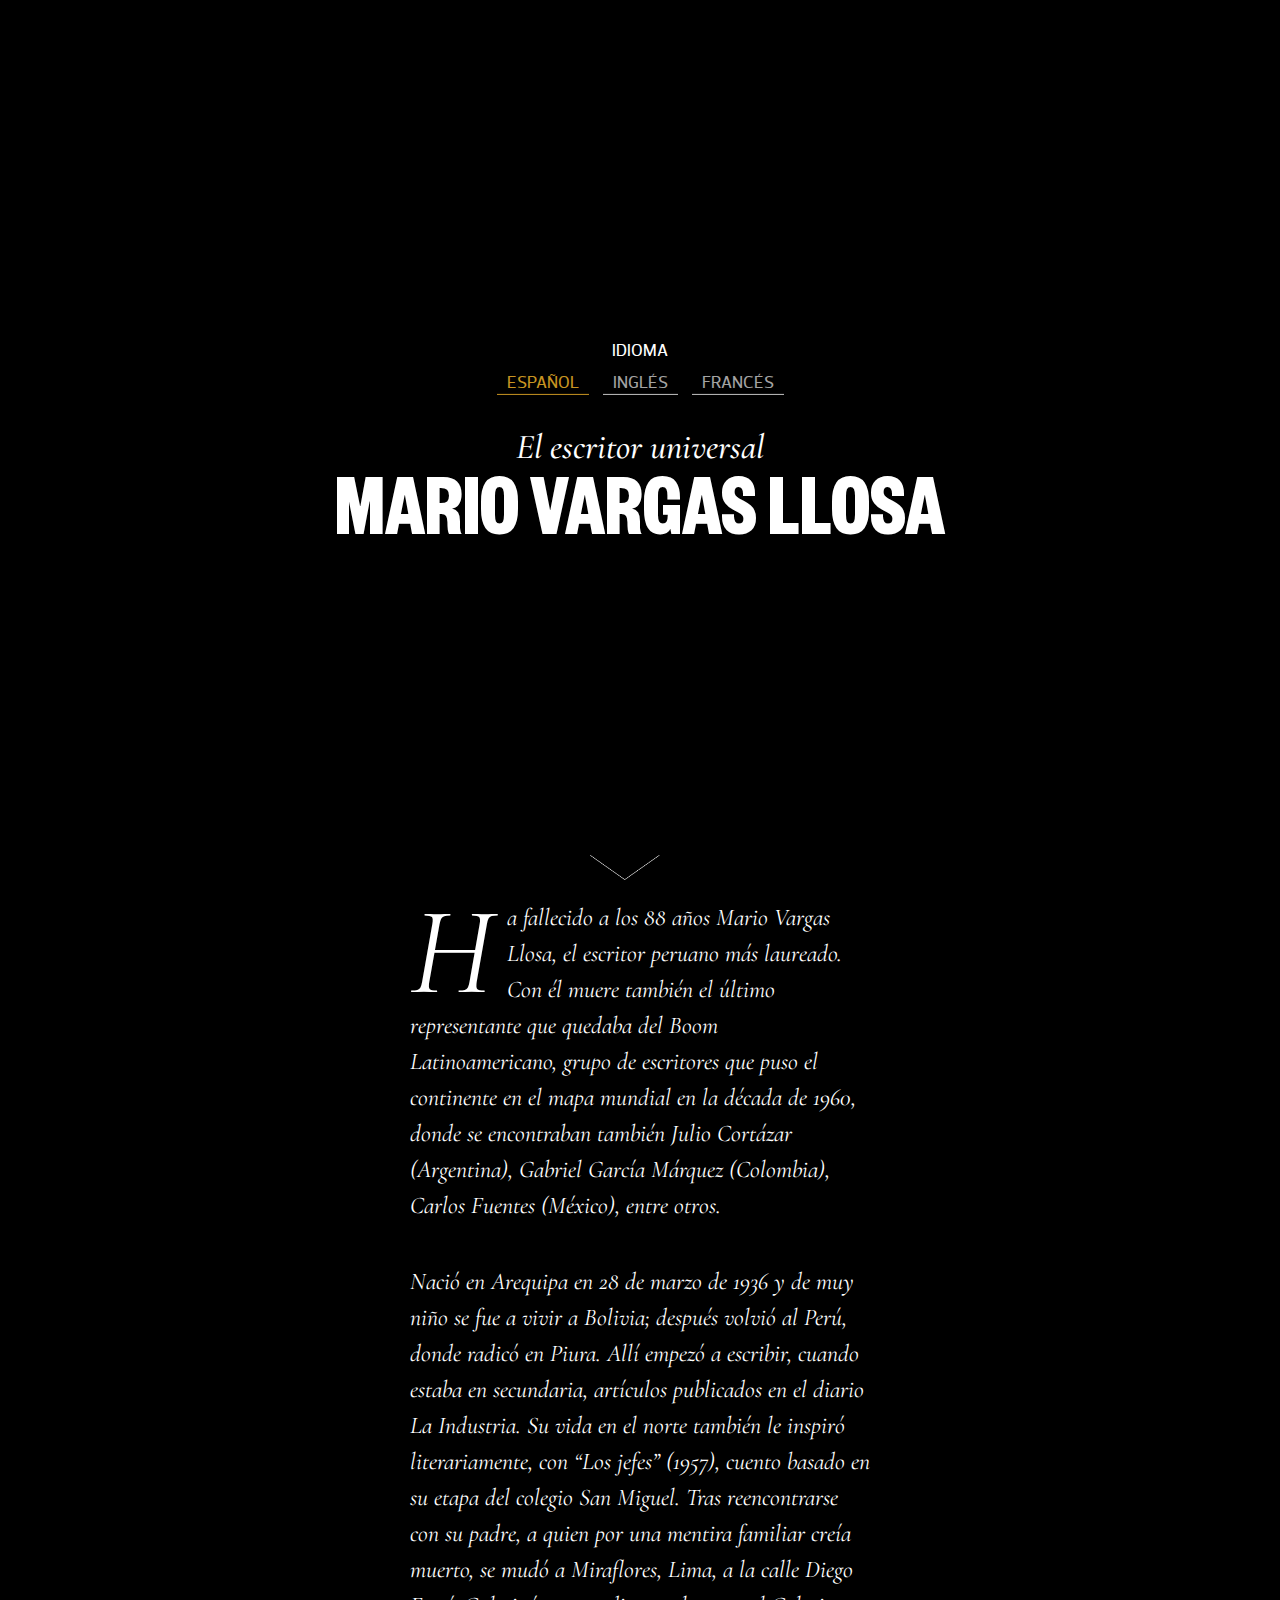
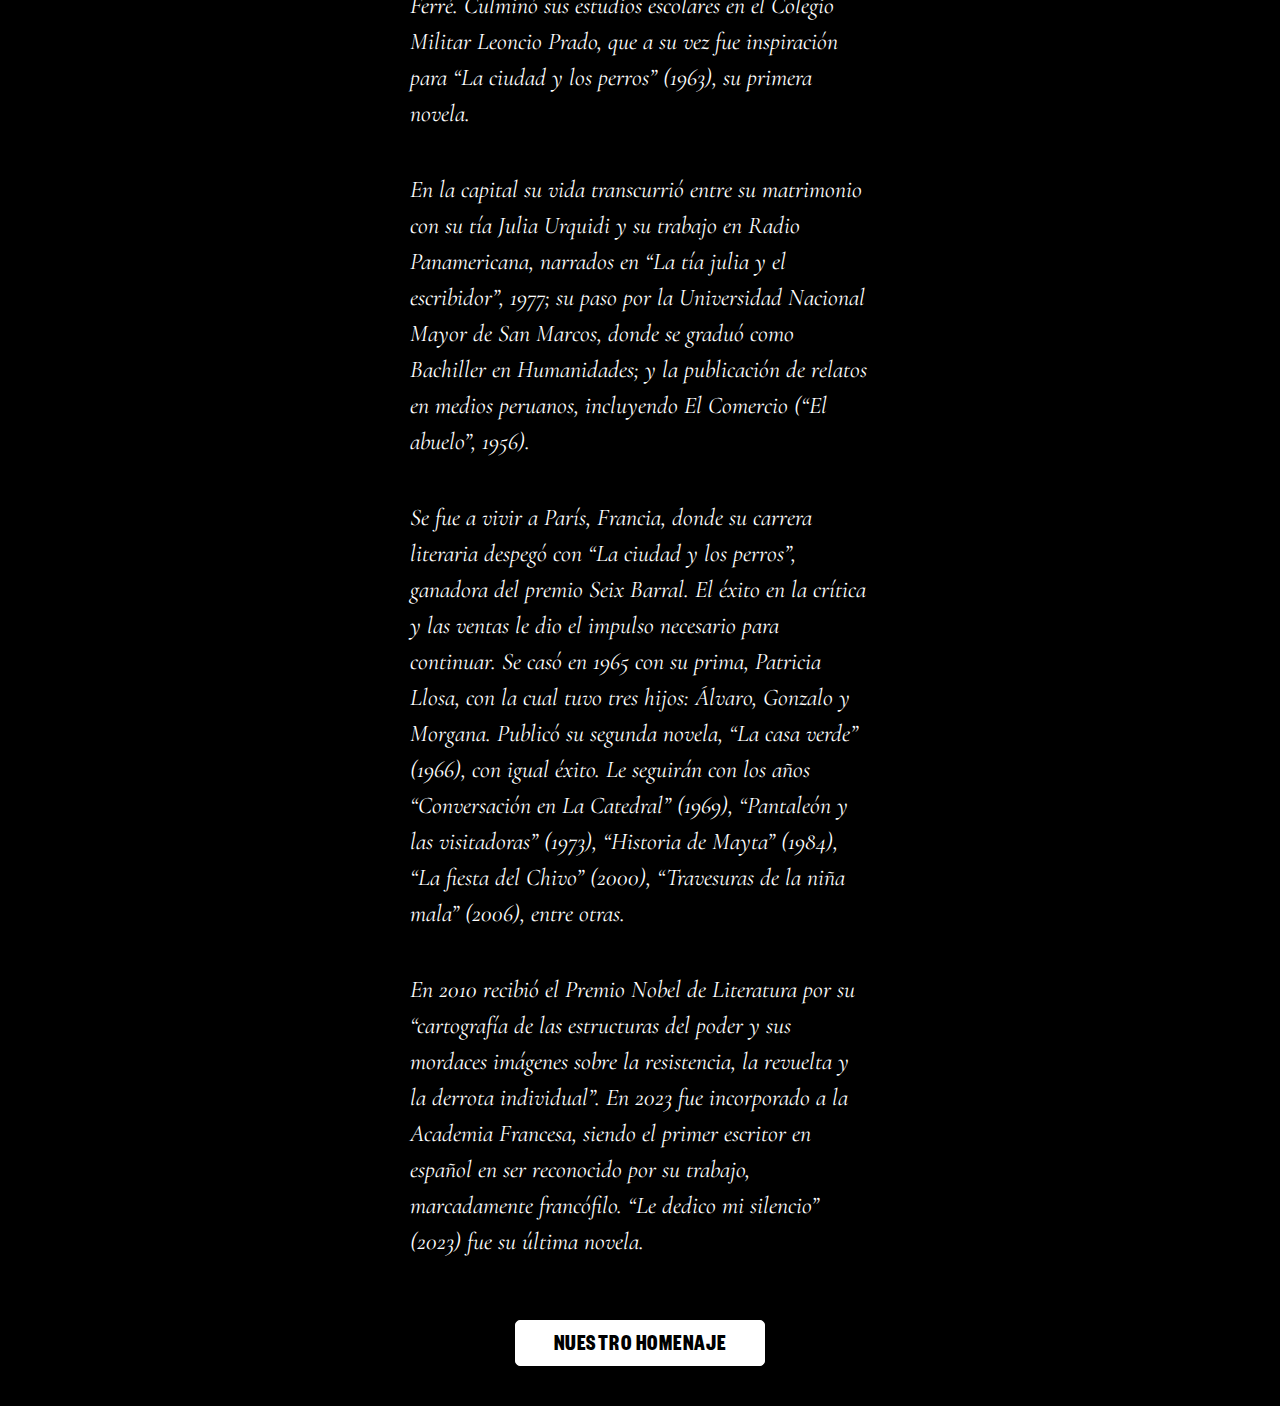
<file: index.html>
<!DOCTYPE html>
<html lang="en">
<head>
    <meta charset="UTF-8">
    <meta name="viewport" content="width=device-width, initial-scale=1.0">
    <title>MVLL</title>

    <link rel="stylesheet" href="./css/style.css?v2">
    <link rel="preconnect" href="https://fonts.googleapis.com">
    <link rel="preconnect" href="https://fonts.gstatic.com" crossorigin>
    <link href="https://fonts.googleapis.com/css2?family=Cormorant+Garamond:ital,wght@0,300;0,400;0,500;0,600;0,700;1,300;1,400;1,500;1,600;1,700&display=swap" rel="stylesheet">

 
</head>
<body id="intro">
    <div class="main-intro">
        
        <div class="box-pantalla-inicio">
            <div class="ctn-box-pantalla-inicio">
                <ul class="idiomas">
                    <li>
                        <p>idioma</p>
                    </li>
                    <div class="clear"></div>
                    <li class="idioma-active">
                        <p>español</p>
                    </li>
                    <li>
                        <p>inglés</p>
                    </li>
                    <li>
                        <p>francés</p>
                    </li>
                </ul>
                <h1>
                    <span>El escritor universal</span>
                    Mario Vargas Llosa
                </h1>
            </div>            
            <img class="flecha" src="./img/flecha-bajar.png" alt="" width="100%">
        </div>
        <div class="box-texto-intro">
            <p class="capitular">
                Ha fallecido a los 88 años Mario Vargas Llosa, el escritor peruano más laureado. Con él muere también el último representante que quedaba del Boom Latinoamericano, grupo de escritores que puso el continente en el mapa mundial en la década de 1960, donde se encontraban también Julio Cortázar (Argentina), Gabriel García Márquez (Colombia), Carlos Fuentes (México), entre otros.
            </p>
            <p>
                Nació en Arequipa en 28 de marzo de 1936 y de muy niño se fue a vivir a Bolivia; después volvió al Perú, donde radicó en Piura. Allí empezó a escribir, cuando estaba en secundaria, artículos publicados en el diario La Industria. Su vida en el norte también le inspiró literariamente, con “Los jefes” (1957), cuento basado en su etapa del colegio San Miguel. Tras reencontrarse con su padre, a quien por una mentira familiar creía muerto, se mudó a Miraflores, Lima, a la calle Diego Ferré. Culminó sus estudios escolares en el Colegio Militar Leoncio Prado, que a su vez fue inspiración para “La ciudad y los perros” (1963), su primera novela.
            </p>
            <p>
                En la capital su vida transcurrió entre su matrimonio con su tía Julia Urquidi y su trabajo en Radio Panamericana, narrados en “La tía julia y el escribidor”, 1977; su paso por la Universidad Nacional Mayor de San Marcos, donde se graduó como Bachiller en Humanidades; y la publicación de relatos en medios peruanos, incluyendo El Comercio (“El abuelo”, 1956).
            </p>
            <p>
                Se fue a vivir a París, Francia, donde su carrera literaria despegó con “La ciudad y los perros”, ganadora del premio Seix Barral. El éxito en la crítica y las ventas le dio el impulso necesario para continuar. Se casó en 1965 con su prima, Patricia Llosa, con la cual tuvo tres hijos: Álvaro, Gonzalo y Morgana. Publicó su segunda novela, “La casa verde” (1966), con igual éxito. Le seguirán con los años “Conversación en La Catedral” (1969), “Pantaleón y las visitadoras” (1973), “Historia de Mayta” (1984), “La fiesta del Chivo” (2000), “Travesuras de la niña mala” (2006), entre otras.
            </p>
            <p>
                En 2010 recibió el Premio Nobel de Literatura por su “cartografía de las estructuras del poder y sus mordaces imágenes sobre la resistencia, la revuelta y la derrota individual”. En 2023 fue incorporado a la Academia Francesa, siendo el primer escritor en español en ser reconocido por su trabajo, marcadamente francófilo. “Le dedico mi silencio” (2023) fue su última novela.

            </p>
            <a href="./menu/">nuestro homenaje</a>
        </div>
    </div>
    
    <!-- flecha bajar -->
    <script>
        document.querySelector(".flecha").addEventListener("click", function() {
            const target = document.querySelector(".box-texto-intro");
            window.scrollTo({
                top: target.offsetTop,
                behavior: "smooth"
            });
        });

    </script>


</body>
</html>
</file>
<file: css/style.css>
@font-face {
    font-family: 'founders_groteskregular';
    src: url('../fonts/foundersgrotesk-regular-webfont.woff2') format('woff2'),
         url('../fonts/foundersgrotesk-regular-webfont.woff') format('woff');
}
@font-face {
    font-family: 'founders_groteskmedium';
    src: url('../fonts/foundersgrotesk-medium-webfont.woff2') format('woff2'),
         url('../fonts/foundersgrotesk-medium-webfont.woff') format('woff');
}
@font-face {
    font-family: 'Founders Grotesk';
    src: url('../fonts/FoundersGrotesk-Bold.woff2') format('woff2'),
        url('../fonts/FoundersGrotesk-Bold.woff') format('woff');
    font-weight: bold;
    font-style: normal;
    font-display: swap;
}
@font-face {
    font-family: 'Founders Grotesk light';
    src: url('../fonts/FoundersGrotesk-Light.woff2') format('woff2'),
        url('../fonts/FoundersGrotesk-Light.woff') format('woff');
    font-weight: 300;
    font-style: normal;
    font-display: swap;
}
@font-face {
    font-family: 'Founders Grotesk X-Condensed';
    src: url('../fonts/FoundersGroteskXCond-Bold.woff2') format('woff2'),
         url('../fonts/FoundersGroteskXCond-Bold.woff') format('woff');
    font-weight: bold;            
}
@font-face {
    font-family: 'Founders Grotesk Condensed';
    src: url('../fonts/FoundersGroteskCond-Lt.woff2') format('woff2'),
        url('../fonts/FoundersGroteskCond-Lt.woff') format('woff');
    font-weight: 300;
}

@font-face {
    font-family: 'prelomedium';
    src: url('../fonts/Prelo-Medium-webfont.woff2') format('woff2'),
         url('../fonts/Prelo-Medium-webfont.woff') format('woff');
}

@font-face {
    font-family: 'prelobold'; 
    src: url('../fonts/Prelo-Bold-webfont.woff2') format('woff2'),
         url('../fonts/Prelo-Bold-webfont.woff') format('woff');
}

.clear{
    clear: both;
}

body, html {    
    margin: 0;
    padding: 0;    
    /* height: 400vh; */
    font-style: normal;
    font-display: swap;
    -webkit-font-smoothing:antialiased;
    -moz-osx-font-smoothing: grayscale;
}
    #intro{
        background-color: #000;
    }
    #menu{
        overflow-x: hidden;
        height: 400vh; 
    }
    #capitulo{
        height: auto;
        /*overflow-y: hidden;*/
    }
.main-intro{
    /*height: 100%;*/
    opacity: 1;     
    z-index: 1000;
    transition: opacity 1s ease-out;
}
    .box-pantalla-inicio{
        background: #000;
        background-size: cover;
        height: 100vh;       
        position: relative;              
        width: 100%;  
    }
        .ctn-box-pantalla-inicio{
            left: 50%;
            transform: translate(-50%, -50%);                
            position: absolute;
            top: 50%;
        }
            .box-pantalla-inicio h1{
                color: #fff;
                font: 90px / 1.2 'Founders Grotesk X-Condensed';     
                margin: 0 auto;          
                text-align: center;
                text-transform: uppercase;  
            }
                .box-pantalla-inicio h1 span{
                    display: block;
                    font-family: "Cormorant Garamond", serif;
                    font-size: 35px;
                    font-style: italic;
                    font-weight: 500;
                    text-transform: none;
                }
        .box-pantalla-inicio img{
            bottom: 20px;
            cursor: pointer;
            left: 50%;
            margin-left: -50px;
            max-width: 70px;
            position: absolute;
        }
    .box-texto-intro{

    }
        .box-texto-intro p{
            color: #fff;
            font: 24px / 1.5 "Cormorant Garamond", serif;
            font-weight: 400;
            font-style: italic;
            margin: 0 auto 40px;
            max-width: 460px;      
        }
        .box-texto-intro a {
            background-color: #fff;
            border: 1px solid #fff;
            border-radius: 5px;
            box-sizing: border-box;
            color: #000;
            display: block;
            font: 24px / 1.4 'Founders Grotesk X-Condensed';
            letter-spacing: 0.5px;
            margin: 60px auto 40px;
            max-width: 250px;
            padding: 10px 20px 0 20px;
            text-align: center;
            text-decoration: none;
            text-transform: uppercase;
        }
        .box-texto-intro p.capitular::first-letter,
        p.interior-capitular::first-letter {
            font-size: 125px;
            float: left;
            line-height: 105px;
            margin-right: 0.1em;
        }
            p.interior-capitular::first-letter{
                font-size: 71px;                
                line-height: 70px;
            }

#spiral-container {
    width: 100%;
    height: 100vh;
    position: fixed;
    top: 0;
    left: 0;
}
    .image-title {
        position: fixed;
        top: 80%;
        left: 50%;
        transform: translateX(-50%);
        font-size: 24px;
        font-family: Arial, sans-serif;
        color: #000;
        opacity: 0;
        transition: opacity 0.3s ease;
    }
    .fixed-image {
        position: fixed;
        top: 30%;
        left: 50%;
        transform: translate(-50%, -50%);
        width: 300px;
        height: 300px;
        background-image: url('./img/bg-centro.png');
        background-size: cover;
        z-index: 1; 
    }

.main-indicacion{
    background-color: rgba(255, 255, 255, 0.9);
    height: 100%;
    opacity: 1;            
    position: fixed;
    width: 100%;
    z-index: 10;
    transition: opacity 1s ease;
}
    .box-ctn-indicacion{
        left: 50%;
        position: absolute;
        transform: translate(-50%, -50%);
        top: 50%;
    }
        .box-ctn-indicacion img{
            display: block;
            margin: 0 auto;
            max-width: 20px;
        }
        .box-ctn-indicacion p{
            color: rgb(59, 59, 59);
            font: 17px/1.2 arial;
            margin: 10px auto;
            max-width: 200px;
            text-align: center;
        }
    .main-indicacion.fade-out {
        opacity: 0;
        pointer-events: none; 
    }
#indicacion-desktop{
    display: block;
}
#indicacion-movil{
    display: none;
}
    #indicacion-movil img{
        max-width: 30px;
    }
#image-title {
    opacity: 0; 
    transition: opacity 0.5s ease;             
}
.button-ok{
    background-color: #000;
    border-radius: 5px;
    color: #fff;
    display: block;
    font: 1rem/1.4 'Founders Grotesk X-Condensed';
    margin: 10px auto;
    max-width: 100px;
    padding: 10px;
    text-align: center;
}

.box-titular-interior{
    position: fixed;
    top: 10px;
    width: 100%;
    z-index: 10;
}
    .box-titular-interior h4{
        color: #000;
        font: 40px / 0.7 'Founders Grotesk X-Condensed';
        letter-spacing: 1px;
        margin: 0 auto;
        text-align: center;
        text-transform: uppercase;
    }
    .box-titular-interior h4 span {
            display: block;
            font-family: "Cormorant Garamond", serif;
            font-size: 27px;
            font-style: italic;
            font-weight: 500;
            letter-spacing: -1px;
            line-height: 50px;
            text-transform: none;
        }

.menu {
    background-color: #333;
    display: flex;
    position: relative;
    width: 100%;    
    z-index: 10;
}      
    .menu-button {
        color: white;
        cursor: pointer;
        font-size: 1em;
        padding: 15px;        
        text-align: center;        
        
        transition: background-color 0.3s;
    }      
        .menu-button a{
            font: 1.1rem/1.2 "Cormorant Garamond", serif;
            text-decoration: none;
        }  
            .menu-button a img{
                display: inline-block;
                margin: 0 5px;
                max-width: 20px;
                vertical-align: top;
            }
            .menu-button a p{
                display: inline-block;
                margin: 0 auto;
            }
        .inicio {
            background-color: #000;
            flex: 1;            
        }
            .inicio a{
                color: #fff;
            }
        .capitulo {
            background-color: #fff;
            border-right: 1px solid #000;
            color: #000;
            flex: 2;            
        }  
            .capitulo a{
                color: #000;
            }
            .menu-button:hover {
                /*background-color: #000;*/
                color: #fff;
            }
.header-interior{
    background-color: #000;
    color: #fff;
    padding: 40px 0 60px;
    text-align: center;
}
    .header-interior-capitulo-1{
        background-color: #000;
        height: 50vh;
    }
        .header-interior-capitulo-1{
            padding-bottom: 0;
            padding-top: 160px;    
        }
        #capitulo .header-interior-capitulo-1 h1{
            max-width: 490px;
        }
        #capitulo .header-interior-capitulo-1 h3{
            max-width: 600px;
            text-transform: uppercase;
        }
    .header-interior-capitulo-2{
        background-color: #C79421;
    }
    .header-interior-capitulo-3{
        background-color: #98612B;
    }
    .header-interior-capitulo-4{
        background-color: #98832B;
    }
    .header-interior-capitulo-5{
        background-color: #98402B;
    }
        .header-interior-capitulo-2 p{
            color: #000;
        }
    .header-interior-capitulo-7{
        background-color: #34725F;
        height: 50vh;
    }
        .header-interior-capitulo-7.header-interior h1{
            padding-top: 100px;
        }
    .header-interior-capitulo-8{
        height: 50vh;
        overflow: hidden;
        position: relative;
    }
        #capitulo .header-interior-capitulo-8 h1{
            max-width: 450px;
            position: relative;
            z-index: 2;
        }
        #capitulo .header-interior-capitulo-8 h3{
            max-width: 550px;
            position: relative;
            z-index: 2;
        }
        #capitulo .header-interior-capitulo-8 h5{
            z-index: 2;
        }
        .header-interior-capitulo-8 img{
            display: block;
            margin: 80px auto 0;
            max-width: 70px;
            position: relative;
            z-index: 2;
        }
        #videoBG{            
            height: 100%;
            left: 0;
            object-fit: cover;
            object-position: top;
            position: absolute;
            top: 0;
            width: 100vw;
            
        }
    .header-interior-capitulo-9{
        background-color: #613472;
        height: 50vh;
    }
        #capitulo .header-interior-capitulo-9 h1{
            margin-top: 50px;
            max-width: 500px;
        }
    .header-interior h3{
        font: 1.5rem/1.2 'Founders Grotesk Condensed';
        max-width: 450px;
        text-align: center;
        margin: 0 auto;
    }
    .header-interior h5{
        font: 1.5rem/1.2 "Cormorant Garamond", serif;
        text-align: center;
        font-style: italic;
        font-weight: 500;   
        margin: 0 auto;
        position: relative;
    }
        .header-interior h5::before,
        .header-interior h5::after{
            background-color: #fff;
            content: '';
            display: inline-block;
            height: 1px;
            margin: 0 10px;
            vertical-align: middle;
            width: 10%;            
        }
    .header-interior h1{    
        font: 5rem/0.8 'Founders Grotesk X-Condensed';
        margin: 3vh auto;
        max-width: 650px;
        text-align: center;
        text-transform: uppercase;
    }
    .header-interior p{
        display: inline-block;
        font: 1.2rem/1.3 "Cormorant Garamond", serif;
        font-style: italic;
        margin: 0 auto;
        max-width: 340px;
        text-align: left;
        vertical-align: top;
    }
        p.interior-capitular{
            
        }
    span.separador{
        background-color: #fff;
        display: inline-block;
        height: 250px;
        margin: 0 20px;
        vertical-align: top;
        width: 1px;
    }
    .header-interior img{
        display: block;
        margin: 10px auto;
        max-width: 50px;
    }


.timeline{
    box-sizing: border-box;
    padding:50px 0;
    position:relative;
    margin: 50px auto;
    max-width: 800px;    
}
    .timeline:before {
        background:#000;
        content: '';
        position:absolute;
        height:100%;
        left:50%;        
        top:-20px;        
        width:2px;
        z-index:1;
    }   
    .timeline ul{
        margin:0;
        padding:0 ;
    }  
        .timeline ul li{
            box-sizing: border-box; 
            line-height: normal;
            list-style: none;     
            
            position: relative;
            width: 50%;            
        }  
        .timeline ul li .right_content h2{
            color:#000;
            font: 6rem/1 "Cormorant Garamond", serif;
            font-style: italic;
            margin: 0 auto;
            padding:0px 2px 18px 0px;
        }
        .timeline ul li .right_content h3{
            font: 1.6rem/1 "Cormorant Garamond", serif;
            font-style: italic;
            font-weight: 700;
            margin: 0 auto;
        }
        .timeline ul li .right_content p{
            font: 16px/1.3 'founders_groteskregular';
        }
        .timeline ul li .right_content img{
            margin: 10px auto;
        }
        .timeline ul li:nth-child(odd){
            border-top: 1px solid #000;
            clear: both;
            float: left;
            padding: 30px 50px 40px 0;
            text-align: left;            
        }  
        .timeline ul li:nth-child(even){
            clear: both;
            border-top: 1px solid #000;
            float: right;
            margin-top: -400px;
            padding: 30px 0 40px 50px;
            text-align:left;            
        }
  
  .left_content{
    padding-bottom:20px;
  }
  
    .timeline ul li:nth-child(odd):before{
        content: '';
        position:absolute;
        width:10px;
        height:10px;
        background:#000;
        border-radius:50%;
        right: -6px;
        top: -5px;
        z-index:1;
    }  
    .timeline ul li:nth-child(even):before{
        content: '';
        position:absolute;
        width:10px;
        height:10px;
        background:#000;
        border-radius:50%;
        left: -4px;
        top: -5px;
    }  
    .timeline ul li:nth-child(odd) .left_content{
        position:absolute;
        top:12px;
        right:-165px;
        margin:0;
        padding:8px 16px;    
        color:#fff;
        box-shadow:0 0 0 3px rgba(59,112,239,0.3);
        border-radius:18px;
        
    }    
    .timeline ul li:nth-child(even) .left_content{
        position:absolute;
        top:12px;
        left:-165px;
        margin:0;
        padding:8px 16px;
        
        color:#fff;
        box-shadow:0 0 0 3px rgba(59,112,239,0.3);
        border-radius:18px;
        
    }
.box-obra{
    box-sizing: border-box;
    margin: 50px auto 80px;
    max-width: 900px;
}
    .box-portada{
        display: inline-block;
        max-width: 300px;
        vertical-align: top;
    }
        .box-portada h4{
            display: inline-block;
            font: 1.6rem/1 "Cormorant Garamond", serif;
            font-style: italic;
            font-weight: 700;
            margin: 0 auto;
            max-width: 150px;
            vertical-align: top;
        }
        .box-portada img{
            box-shadow: 2px 2px 20px #555555;
            display: inline-block;
            margin: 20px 0;
            max-width: 200px;
            vertical-align: top;
        }
    .box-info-obra{
        border-top: 1px solid #000;
        display: inline-block;
        max-width: 460px;
        padding: 20px 0 0 40px;
        vertical-align: top;        
    }
        .box-info-obra p{
            display: inline-block;
            font: 15px/1.4'founders_groteskregular';
            margin: 0 10px;
            max-width: 45%;
            vertical-align: top;
        }
        .box-info-obra h6{
            font: 1.8rem/1.3 "Cormorant Garamond", serif;
            font-weight: 300;
            font-style: italic;
            margin: 20px auto;
            max-width: 400px;
            text-align: center;
        }
        .btn-box-info-obra{
            border: 1px solid #000;
            color: #000;
            cursor: pointer;
            display: block;
            font: 1.2rem / 40px 'Founders Grotesk X-Condensed';
            height: 35px;
            margin: 20px auto;
            max-width: 120px;
            text-align: center;
            text-decoration: none;
            text-transform: uppercase;
            padding: 5px 10px;            
        }
    #info-obra-1{
        max-width: 550px;
    }
        #info-obra-1 p{
            max-width: 45%;
        }
        #info-obra-1 h6{
            max-width: 420px;
        }
    .box-obra-derecha{
        position: relative;
    }
        .box-obra-derecha .box-info-obra{
            padding: 20px 40px 0 0;
        }
        .box-obra-derecha .box-portada img{
            margin: 0 0 20px;
        }
.box-resumen{
    background: rgba(255, 255, 255, 0.9);
    height: 100%;
    position: fixed;
    top: 0;
    width: 100%;
    z-index: 50;
}
    .ctn-box-resumen{
        background-color: #fff;
        border: 2px solid #000;
        box-sizing: border-box;        
        left: 50%;
        max-height: 65vh;
        max-width: 400px;        
        overflow-y: scroll;     
        position: absolute;        
        top: 20%;
        transform: translate(-50%, 0%);        
    }
        .ctn-box-resumen p{
            font: 17px/1.5 'founders_groteskregular';
            margin: 0 auto;
            padding: 20px 30px;
        }
        .ctn-box-resumen .btn-cerrar{
            background-color: #000;
            color: #fff;
            cursor: pointer;
            float: right;
            font: 1.2rem / 1.2 'prelobold';
            padding: 5px 10px;
            position: sticky;
            top: 0;
            width: 15px;            
        }
.box-separador{
    border-bottom: 1px solid #cfb66e;
    border-top: 1px solid #cfb66e;
    margin: 80px auto;
    padding: 40px 0;
    text-align: center;
}
    .box-separador h3{
        font: 2rem/1.4 "Cormorant Garamond", serif;
        font-weight: 300;
        font-style: italic;
        margin: 0 auto;
        max-width: 550px;
    }

.box-main-galeria,
.box-main-personajes{
    margin: 80px auto 0;
    max-width: 1024px;
    text-align: center;
}
    .box-foto{
        display: inline-block;
        vertical-align: top;
    }
        .box-foto p{
            font: 15px/1.4 'founders_groteskregular';
            margin: 5px auto;
            text-align: left;
        }
    .box-doble{
        display: inline-block;
        margin: 0 30px 30px;
        max-width: 320px;
        text-align: left;
        vertical-align: top;
    }
    #foto-1,
    #foto-9,
    #foto-17{
        margin-bottom: 30px;
        max-width: 600px;
    }
    #foto-2,
    #foto-10,
    #foto-18{
        max-width: 500px;
    }
    #foto-3,
    #foto-11,
    #foto-21{
        margin-bottom: 30px;
        max-width: 250px;
    }
    #foto-5,
    #foto-12{
        display: inline-block;
        margin-bottom: 30px;
        max-width: 410px;
        vertical-align: top;
    }
    #foto-6,
    #foto-13{
        display: inline-block;
        margin: 0 30px 30px;
        max-width: 400px;
        vertical-align: top;
    }
    #foto-7,
    #foto-14{
        display: inline-block;
        margin: 30px 30px 30px 0;
        max-width: 330px;
        vertical-align: top;
    }
    #foto-8,
    #foto-15,
    #foto-16{
        display: inline-block;
        margin: 0 30px 30px;
        max-width: 450px;
        vertical-align: top;
    }
    #foto-3{
        max-width: 275px;
    }
    #foto-4{
        margin-bottom: 40px;
        max-width: 770px;
    }
    #foto-6{
        max-width: 441px;
    }
    #foto-7{
        margin: 0 auto;
        max-width: 400px;
    }
    #foto-10{
        max-width: 446px;
    }
    #foto-11{
        max-width: 100%;
    }
    #foto-14{
        margin: 0 30px 30px;
        max-width: 408px;
    }
    #foto-15{
        max-width: 470px;
        margin: 0 20px 30px; 
    }
    #foto-16{
        max-width: 470px;
        margin: 0 20px 30px; 
    }
    #foto-18,
    #foto-19{
        margin: 0 20px 30px;
        max-width: 470px;
    }
    #foto-20{
        margin: 0 30px 30px;
        max-width: 400px;
    }
    #foto-21{
        margin: 0 30px 30px;
        max-width: 390px;
    }
.box-personaje{
    margin: 0 auto 20px;
}
    .box-personaje img{
        display: inline-block;
        max-width: 290px;
        vertical-align: top;
    }
    .box-texto-personaje{
        display: inline-block;
        max-width: 420px;
        text-align: left;
        vertical-align: top;
    }
        .box-texto-personaje h6,
        .box-ilustracion-personaje h6{
            color: #98832B;
            font: 1.8rem / 1.3 "Cormorant Garamond", serif;
            font-style: italic;
            margin: 0 auto;
            text-align: left;
        }
        .box-texto-personaje h5{
            color: #98832B;
            font: 32px/1.3 'founders_groteskmedium';
            margin: 10px auto;
        }
            .box-texto-personaje h5 span{
                color: #000;
                display: block;
                font: 1.7rem/1.1 "Cormorant Garamond", serif;
                font-weight: 700;
                font-style: italic;
            }
        .box-texto-personaje p{
            font: 17px/1.4 'founders_groteskregular';
        }
    .box-ilustracion-personaje{
        display: inline-block;
        margin: 0 20px;
        max-width: 410px;
        vertical-align: top;
    }
    #personaje-1{
        max-width: 900px;
    }
        #personaje-1 img,
        #personaje-6 img{
            margin: 0 30px;       
        }
    #personaje-2{

    }
        #personaje-2 img{
            margin: 0 auto 20px;       
            max-width: 100px;
        }        
        #personaje-7 img{
            margin: 0 auto 20px;       
            max-width: 400px;
        }
    #personaje-3{

    }
        #personaje-3 img{
            display: block;
            margin: 0 auto 20px;       
            max-width: 200px;
        }       
        #personaje-8 img{
            display: block;
            margin: 0 auto 20px;       
            max-width: 550px;
        }
        #personaje-3 .box-texto-personaje,
        #personaje-8 .box-texto-personaje{
            max-width: 420px;
        }
    #personaje-4,
    #personaje-5,
    #personaje-9,
    #personaje-10{
        display: inline-block;
        margin: 0 40px;
        max-width: 350px;        
        vertical-align: top;  
    }
        #personaje-4 img{
            display: block;
            margin: 0 auto 20px;       
            max-width: 200px;
        }
        #personaje-5 img{
            display: block;
            margin: 0 auto 20px;       
            max-width: 120px;
        }
        #personaje-6 img{
            display: inline-block;
            margin: 0 40px 20px;       
            max-width: 130px;
        }
        #personaje-7 img{
            display: block;
            margin: 0 auto 20px;
            max-width: 195px;
        }
        #personaje-8 img{
            display: inline-block;
            margin: 0 40px 20px;
            max-width: 135px;
        }
        #personaje-9 img{
            display: block;
            margin: 0 auto 20px; 
            max-width: 135px;
        }  
        #personaje-10 img{
            display: block;
            margin: 0 auto 20px;       
            max-width: 140px;
        }
        #personaje-4 .box-texto-personaje,
        #personaje-5 .box-texto-personaje,
        #personaje-9 .box-texto-personaje,
        #personaje-10 .box-texto-personaje{
            max-width: 420px;
        }
    .separador-personaje{
        background-color: #000;
        height: 1px;
        margin: 40px auto;
        max-width: 500px;
    }
    .box-main-personajes .separador-vertical{
        display: inline-block;
        height: 500px;        
        vertical-align: top;
        width: 1px;
    }

.box-main-textos-largos{
    margin: 50px auto;
    max-width: 700px;
}
    .box-main-textos-largos p{
        font: 17px/1.4 'founders_groteskregular';
        margin: 0 auto 20px;
        max-width: 400px;
    }
        .box-main-textos-largos p b{
            font-family: 'founders_groteskmedium';
            font-weight: normal;
        }
    .box-main-textos-largos h3{
        color: #98832B;
        font: 1.8rem/1.1 "Cormorant Garamond", serif;
        font-style: italic;
        margin: 30px auto;
        max-width: 450px;
        text-align: center;
    }
    .box-foto-textos{
        margin: 60px auto 20px;
    }
        .box-foto-textos p{
            margin: 5px auto;
            max-width: 100%;
        }

h4.amigos{
    border-bottom: 1px solid #c2c2c2;
    border-top: 1px solid #c2c2c2;
    color: #33725F;
    font: 4rem/1.2 'Founders Grotesk X-Condensed';
    margin: 35px auto;
    max-width: 400px;
    padding: 25px 0 10px;
    text-align: center;
    text-transform: uppercase;
}
.box-amigo{

}
    .box-amigo img{
        display: block;
        margin: 0 auto;
        max-width: 60px;
    }
    .box-amigo h4{
        font: 2.1rem/1.2 "Cormorant Garamond", serif;
        margin: 10px auto 0;
        text-align: center;
        font-style: italic;
        font-weight: 800;
    }
    .box-amigo h5.cargo{
        color: #98832B;
        font: 1rem/1.2 'founders_groteskmedium';
        margin: 0 auto;
        text-align: center;
    }
    .box-parrafo{
        margin: 20px auto;
        max-width: 500px;
        text-align: center;
    }
        .box-parrafo p{
            display: inline-block;
            font: 0.9rem/1.3 'founders_groteskregular';
            margin: 10px;
            max-width: 220px;
            text-align: left;
            vertical-align: top;
        }
    .box-amigo h6{
        color: #33725F;
        font: 1.5rem/1.2 "Cormorant Garamond", serif;
        text-align: center;
        font-style: italic;
        font-weight: 300;
        margin: 10px auto;
        max-width: 300px;
    }
span.separador-amigo{
    background-color: #c2c2c2;
    display: block;
    height: 1px;
    margin: 50px auto;
    width: 60%;
}

ul.notas-nobel{
    margin: 40px auto 60px;
    padding: 0;
    text-align: center;
}
    ul.notas-nobel li{
        border: 1px solid #c2c2c2;
        border-radius: 10px;
        display: inline-block;
        color: #98832B;
        cursor: pointer;
        font: 1rem/1.2 'founders_groteskmedium';
        margin: 0 10px;
        padding: 10px 40px;
        text-align: center;
        vertical-align: top;
    }
        ul.notas-nobel li:hover,
        .active-notas-nobel{
            background-color: #98832B;
            color: #fff !important;
        }
        

p.leyenda-foto-politica{
    font-family: 'Founders Grotesk light';
}

.box-bajada-nobel{
    margin: 20px auto;
    max-width: 610px;    
}
    .box-bajada-nobel img{
        display: block;
        margin: 0 auto;
        max-width: 80px;
    }
    .box-bajada-nobel h3{
        font: 1.5rem / 1.2 "Cormorant Garamond", serif;        
        font-style: italic;
        margin: 20px auto;
        max-width: 400px;        
        text-align: center;
    }
    .box-bajada-nobel h5{
        font: 1.5rem / 1.2 "Cormorant Garamond", serif;
        font-weight: 800;
        text-align: center;
        font-style: italic;
    }
    .box-bajada-nobel .separador-amigo{
        width: 90%;
    }
p.texto-nobel{
    font: 1rem/1.4 'founders_groteskregular';
    margin: 10px auto 20px;
    max-width: 400px;
}
h5.sub-nobel{
    color: #98832B;
    font: 1.3rem / 1.4 'founders_groteskmedium';
    margin: 10px auto 20px;
    max-width: 400px;
}
.box-foto-nobel{
    
}
    .box-foto-nobel p{
        font: 1rem/1.4 'Founders Grotesk light';
        margin: 5px auto;
    }
    .bg-foto-nobel-1{
        margin: 80px auto 40px;
        max-width: 800px;
    }
    .box-fotos-centro{
        margin-bottom: 80px;
        text-align: center;
    }
        .bg-foto-nobel-2{
            display: inline-block;
            margin: 0 20px;
            max-width: 450px;
            text-align: left;
            vertical-align: top;
        }
        .box-foto-doble{
            display: inline-block;
            margin: 0 40px;
            max-width: 550px;
            text-align: left;
            vertical-align: top;
        }
            .bg-foto-nobel-3{
                display: inline-block;
                max-width: 350px;
                text-align: left;
                vertical-align: top;
            }
            .bg-foto-nobel-4{
                display: inline-block;
                max-width: 450px;
                text-align: left;
                vertical-align: top;
            }
    .box-fotos-semana-nobel{
        text-align: center;
    }  
        .box-fotos{
            display: inline-block;
            max-width: 1000px;
            vertical-align: top;
        }
            .box-fotos img{
                display: inline-block;
                margin: 0 20px 20px;
                width: 45%;
            }
            .bg-discurso{
                padding-top: 23px;
                vertical-align: top;     
            }
            .box-foto-1,
            .box-foto-2{
                display: inline-block;
                vertical-align: top;
                width: 49%;
            }
                .box-foto-1 img{
                    margin: 0 auto;
                    width: 100%;
                }
                .box-foto-2 img{
                    margin: 0 auto;
                    width: 80%;
                }
            .box-foto-1 p,
            .box-foto-2 p{
                font: 1rem / 1.4 'Founders Grotesk light';
                margin: 10px auto;
                padding: 0 15px;
                text-align: left;    
            }
        p.leyenda-semana-nobel{
            font: 1rem / 1.4 'Founders Grotesk light';
            margin: 5px auto 40px;
            max-width: 550px;
            padding: 0;
            text-align: left;
            vertical-align: top;
        }
        .bg-premiacion-1{
            margin-bottom: 30px;
            max-width: 900px;
        }

ul.premios{
    margin: 10px auto 40px;
    padding: 0;
    text-align: center;
}
    ul.premios li{  
        display: inline-block;
        margin: 10px;
        max-width: 150px;
        vertical-align: top;
    }
        ul.premios li img{
            max-width: 60px;
        }
        ul.premios li h5{
            color: #98832B;
            font: 80px/1 'founders_groteskmedium';
            margin: 0 auto;
        }
            ul.premios li h5 span{
                display: block;
                font-size: 18px;
            }
.separador-premios{
    background-color: #c2c2c2;
    display: inline-block;
    height: 200px;
    margin: 0 20px;
    vertical-align: top;
    width: 1px;
}
p.descripcion-premios{
    color: #98832B;
    font: 16px/1 'founders_groteskregular';
    margin: 0 auto 10px;
    text-align: center;
}
.box-iframe{
    margin: 80px auto;
    max-width: 1200px;
}
    .box-iframe h4{
        font: 28px/1.2 'founders_groteskmedium';
        margin: 0 auto;
        text-align: center;
    }
    .box-iframe p{
        font: 1rem / 1.4 'founders_groteskregular';
        margin: 10px auto 40px;
        text-align: center;
    }
span.separador-seccion{
    background-color: #c2c2c2;
    display: block;
    height: 1px;
    margin: 10px auto;
    width: 30%;
}
h4.seccion{
    font: 3.8rem/1 'Founders Grotesk X-Condensed';
    height: 42px;
    margin: 0 auto;
    padding: 15px 0;
    text-align: center;
    text-transform: uppercase;
}

p.bajada-cronologia{
    color: #613472;
    font: 1.2rem / 1.3 "Cormorant Garamond", serif;
    font-style: italic;
    font-weight: 600;
    margin: 80px auto;
    max-width: 420px;
    text-align: center;
    vertical-align: top;
}
p.texto-premios{
    font: 1rem / 1.4 'founders_groteskregular';
    margin: 80px auto 40px;
    max-width: 400px;
}
h5.sub-metodologia-mapa{
    font: 23px / 1.1 'Founders Grotesk';
    margin: 10px auto 20px;
    text-align: center;
    text-transform: uppercase;
}
p.texto-metodologia-mapa{
    margin: 20px auto 80px;
}
    
span.selecciona{
    color: #98832B;
    display: block;
    font: 18px/1.2 'founders_groteskmedium';
    margin: 50px auto 10px;
    text-align: center;
}
p.sumilla{
    font: 21px/1.2 'founders_groteskregular';
    margin: 50px auto;
    max-width: 420px;
    text-align: center;
}
ul.decadas{
    padding: 0;
    text-align: center;
}
    ul.decadas li{
        border: 1px solid #c2c2c2;
        cursor: pointer;
        display: inline-block;
        font: 18px/1.2 'founders_groteskmedium';
        margin: 20px auto;
        margin-left: -4px;
        padding: 15px 20px;
        vertical-align: top;
    }
        ul.decadas li:nth-child(2),
        ul.decadas li:nth-child(3),
        ul.decadas li:nth-child(4),
        ul.decadas li:nth-child(5),
        ul.decadas li:nth-child(6),
        ul.decadas li:nth-child(7),
        ul.decadas li:nth-child(8){
            border-left: none;
        }
        ul.decadas li.decada-activa,
        ul.decadas li:hover{
            background-color: #98832B;
            color: #fff;
        }
.box-timeline{
    margin: 0 auto;
    max-width: 870px;    
    position: relative;
}
    .box-timeline:before {
        background: #000;
        content: '';
        position: absolute;
        height: 100%;
        left: 50%;
        top: 209px;
        width: 1px;
        z-index: 1;
    }
    .box-timeline h4{
        background-color: #fff;
        color: #000;
        font: 5rem/1 "Cormorant Garamond", serif;
        font-style: italic;
        font-weight: 800;
        margin: 0 auto;
        text-align: center;
        padding: 20px 0 40px;
        position: relative;
        z-index: 2;        
    }
    h5.year{
        background-color: #98832B;
        color: #fff;
        font: 21px/1.2 'founders_groteskmedium';
        margin: 0 auto;
        max-width: 60px;
        padding: 5px;
        position: relative;
        text-align: center;
        z-index: 2;
    }
    .box-titulo-secciones{
        border-bottom: 1px solid #000;
        border-top: 1px solid #000;        
        text-align: center;
    }
        .box-titulo-secciones h6{
            color: #98832B;
            display: inline-block;
            font: 22px/1.2 'founders_groteskmedium';
            margin: 0 auto;
            padding: 20px 0;
            vertical-align: top;
            width: 49%;
        }
            .box-titulo-secciones h6:nth-child(2){
                background-color: #FDF6DA;
            }



    .box-item-timeline{
        clear: both;
        float: left;
        max-width: 39%;
    }   
        .box-item-timeline img{
            display: inline-block;
            max-width: 75px;
        }
    .box-obra-timeline{
        margin-bottom: 10px;
    }
    .item-derecha{
        float: right;
        margin-bottom: 30px;
        margin-top: -70px;
        width: 39%;
    }
    .opacity{
        opacity: 0;
    }
    .margin-top-150{
        margin-top: -200px;
    }
    .margin-top-230{
        margin-top: -230px;
    }
    .margin-top-305{
        margin-top: -305px;
    }
        .box-texto-obra{
           
            display: inline-block;
            margin-bottom: 30px;
            max-width: 270px;
            vertical-align: bottom;
        }
            .box-texto-obra h5{
                color: #98832B;
                font: 17px/1.2 'founders_groteskmedium';
                margin: 0 auto;
            }
            .box-texto-obra h6{
                font: 1.3rem/1 "Cormorant Garamond", serif;
                font-style: italic;
                font-weight: 800;
                margin: 0 auto;
            }
            .box-texto-obra p{
                font: 1rem/1.2 'founders_groteskregular';
                margin: 0 auto;
            }
            .item-derecha h5{
                font-size: 21px;
            }
    .lapiz{
        left: 50%;
        max-width: 15px;   
        opacity: 0;
        position: fixed;
        transition: opacity 0.1s ease-out;
        transform: translate(-50%, 50%);
        top: 20%;
        z-index: 1;        
    }
        .flecha-subir.show {
            opacity: 1;
        }
    .box-columna-der .box-nobel{
        max-width: 340px;
        padding-left: 0 !important;
    }  
        .box-nobel img{
            max-width: 90px;
        }
        .box-texto-nobel{
            display: inline-block;
            max-width: 269px;
            vertical-align: top;
        }
            .box-texto-nobel h5{
                font-size: 28px;
            }
            .box-texto-nobel p:nth-child(2){
                font: 1.6rem / 1 "Cormorant Garamond", serif;
                font-style: italic;
                font-weight: 800;
            }
    .box-columna-izq,
    .box-columna-der{
        display: inline-block;
        position: relative;
        vertical-align: top;
        width: 50%;
    }
    .box-columna-der{
        background-color: #FDF6DA;
        padding-top: 50px;
        width: 49%;
    }
        .box-columna-izq:before {
            background: #000;
            content: '';
            position: absolute;
            height: 100%;
            left: 50%;
            top: 0;
            width: 1px;
            z-index: 1;
        }
        .box-columna-izq .box-item-timeline{
            display: block;
            float: inherit;
            margin: 0 auto;
            max-width: 100%;
            padding: 50px 0;
            text-align: center;
        }
        .box-columna-izq .box-item-timeline .box-portada-obra{
            display: inline-block;
            vertical-align: top;
            width: 49%;
        }
        .box-columna-izq .box-texto-obra{
            box-sizing: border-box;
            padding-left: 25px;
            text-align: left;
            width: 49%;
        }
            .box-columna-izq .box-texto-obra h4{
                background-color: #98832B;
                color: #fff;
                font: 21px / 1.2 'founders_groteskmedium';
                margin: 0 0 15px 0;
                max-width: 50px;
                padding: 5px;
                position: relative;
            }   
                .box-columna-izq .box-texto-obra h4::before{
                    background-color: #000;
                    content: '';
                    height: 1px;
                    left: -45%;
                    position: absolute;
                    top: 50%;
                    width: 27px;                    
                }
        .box-columna-der .box-texto-obra{
            box-sizing: border-box;
            padding-left: 25px;
        }
            .box-columna-der .box-texto-obra h4{
                background-color: #98832B;
                color: #fff;
                font: 21px / 1.2 'founders_groteskmedium';
                margin: 0 0 15px 0;
                max-width: 50px;
                padding: 5px;
                position: relative;
            }
                .box-columna-der .box-texto-obra h4::before{
                    background-color: #000;
                    content: '';
                    height: 1px;
                    left: -45%;
                    position: absolute;
                    top: 50%;
                    width: 27px;                    
                }
            .box-columna-der .box-texto-obra h6{
                font: 1rem / 1.2 'founders_groteskregular';
                margin: 0 auto;
            }

    .box-timeline .margin-bottom-112{
        margin-bottom: 112px;
    }

    .box-timeline .margin-top-159{
        margin-top: 159px;
    }
    .box-timeline .margin-top-171{
        margin-top: 171px;
    }    

    .box-columna-izq .padding-bottom-105{
        padding-bottom: 105px;
    }
    .box-columna-izq .padding-bottom-190{
        padding-bottom: 190px;
    }
    .box-columna-izq .padding-bottom-220{
        padding-bottom: 220px;
    }
    .box-columna-izq .padding-bottom-250{
        padding-bottom: 260px;
    }
    .box-columna-izq .padding-bottom-260{
        padding-bottom: 260px;
    }
    .box-columna-izq .padding-bottom-284{
        padding-bottom: 284px;
    }
    .box-columna-izq .padding-bottom-328{
        padding-bottom: 328px;
    }
    .box-columna-izq .padding-bottom-355{
        padding-bottom: 355px;
    }
    .box-columna-izq .padding-bottom-410{
        padding-bottom: 410px;
    }
    .box-columna-izq .padding-bottom-425{
        padding-bottom: 425px;
    }
    .box-columna-izq .padding-bottom-505{
        padding-bottom: 505px;
    }
    .box-columna-izq .padding-bottom-623{
        padding-bottom: 623px;
    }
    .box-columna-izq .padding-bottom-672{
        padding-bottom: 672px;
    }
    .box-columna-izq .padding-bottom-715{
        padding-bottom: 715px;
    }
    .box-columna-izq .padding-bottom-740{
        padding-bottom: 740px;
    }
    .box-columna-izq .padding-bottom-1039{
        padding-bottom: 1039px;
    }
    .box-columna-izq .padding-bottom-1143{
        padding-bottom: 1143px;
    }
    .box-columna-izq .padding-bottom-1435{
        padding-bottom: 1435px;
    }
    .box-columna-izq .padding-bottom-1505{
        padding-bottom: 1505px;
    }
    .box-columna-izq .padding-bottom-1660{
        padding-bottom: 1660px;
    }
    .box-columna-izq .padding-bottom-2035{
        padding-bottom: 2035px;
    }
    .box-columna-izq .padding-bottom-2127{
        padding-bottom: 2127px;
    }

    .box-columna-izq .padding-top-190{
        padding-top: 190px;
    }

    .box-columna-der .padding-bottom-15{
        padding-bottom: 15px;
    }
    .box-columna-der .padding-bottom-65{
        padding-bottom: 65px;
    }
    .box-columna-der .padding-bottom-100{
        padding-bottom: 100px;
    }
    .box-columna-der .padding-bottom-140{
        padding-bottom: 140px;
    }
    .box-columna-der .padding-bottom-145{
        padding-bottom: 145px;
    }
    .box-columna-der .padding-bottom-220{
        padding-bottom: 220px;
    }
    .box-columna-der .padding-bottom-290{
        padding-bottom: 290px;
    }
    .box-columna-der .padding-bottom-295{
        padding-bottom: 295px;
    }
    .box-columna-der .padding-bottom-365{
        padding-bottom: 365px;
    }
    .box-columna-der .padding-top-620{
        padding-top: 620px;
    }
   
    
       


.box-footer{
    background: #fff;
    padding: 80px 0 40px;
    position: relative;
    text-align: center;   
    z-index: 10;    
}
    .box-footer img{
        display: block;
        margin: 10px auto;
        max-width: 120px;
    }
    .box-footer ul{
        list-style: none;
        margin: 0 auto;
        max-width: 300px;
        padding: 10px 0 30px;
    }
        .box-footer ul li{
            font: 1rem / 1.3 'prelomedium';
        }
            .box-footer ul li p{
                margin-bottom: 20px;
                font-family: 'prelobold';
            }
                .box-footer ul li p span{
                    display: block;
                    font: 1rem / 1.3 'prelomedium';
                }

.box-main-autor{
    margin: 40px auto;
}   
    span.separador-autor{
        background-color: #c2c2c2;
        display: block;
        height: 1px;
        margin: 10px auto;
        width: 25%;
    }    
    .box-autor{
        margin: 10px auto;
        text-align: center;
    }         
        .box-autor img{
            display: inline-block;
            max-width: 50px;
            vertical-align: top;
        }
        .info-autor{
            display: inline-block;
            margin: 8px;
            text-align: left;
            vertical-align: top;
        }
            .info-autor h5{
                font: 15px/1.2 'prelobold';
                margin: 0 auto;
            }
            .info-autor h6{
                font: 15px/1.2 'prelomedium';
                margin: 0 auto;
            }
.box-main-pdt{

}
    .bg-pdt-1{
        background: url(../img/bg-pdt-1.jpg) no-repeat center top;
        background-size: contain;
        height: 800px;
    }
    .box-main-pdt .box-main-autor{
        margin-top: -165px;
    }
    .box-main-pdt h4{
        font: 34px/1.1 'Founders Grotesk'; 
        margin: 0 auto;        
        max-width: 400px;
        text-align: center;
        text-transform: uppercase;
    }
    p.bajada-pdt{
        font: 17px/1.3 'founders_groteskregular';
        margin: 30px auto;
        max-width: 390px;
    }
    .main-chat{

    }
        .header-chat{
            margin: 0 auto;
            margin-top: 80px;
            max-width: 500px;
            text-align: center;
        }
            .header-chat img{
                display: inline-block;
                max-width: 150px;
                vertical-align: top;
            }
            .box-indicaciones-chat{
                display: inline-block;
                padding-bottom: 40px;
                text-align: left;
                vertical-align: bottom;
            }
                .box-indicaciones-chat p{
                    font: 16px/1.1 'founders_groteskregular';
                    margin: 7px auto;
                }
                    .box-indicaciones-chat p:nth-child(1){
                        font-weight: bold;
                    }
        .body-chat{
            background-color: #BA6F60;
            border-radius: 15px;
            box-sizing: border-box;
            margin: 0 auto;
            max-width: 500px;
            padding: 10px 20px;
        }
            .body-chat p{
                color: #fff;
                font: 16px/1.3 'founders_groteskregular';
                margin: 10px auto;
            }
            .body-chat iframe{
                border: none;
            }
    p.link-columnas{
        border: 1px solid #BA6F60;
        border-radius: 15px;
        margin: 70px auto;
        max-width: 220px;
        padding: 20px 30px;
        text-align: center;
    }
        p.link-columnas a{
            color: #BA6F60;
            font: 17px/1.1 'Founders Grotesk'; 
        }   
        p.link-columnas{
            font: 17px/1.1 'founders_groteskregular';
        }
        p.link-columnas span{
            font-family: 'Founders Grotesk';
        }
.box-metodologia{
    background-color: #FFF2E0;
    box-sizing: border-box;
    text-align: center;
}
    img.bg-pdt-3,
    img.bg-pdt-4{
        display: inline-block;
        max-width: 20%;
        vertical-align: top;
    }
    .info-metodologia{
        display: inline-block;
        max-width: 59%;
        padding-top: 40px;
        vertical-align: top;
        width: 59%;
    }
        .info-metodologia h5{
            font: 23px/1.1 'Founders Grotesk'; 
            margin: 10px auto 30px;
            text-transform: uppercase;
        }
        .info-metodologia p{
            font: 17px/1.4 'founders_groteskregular';
            margin: 10px auto;
            max-width: 500px;
            text-align: left;
        }
.footer-pdt{
    background-color: transparent;
    margin-top: -220px;
}
.flecha-subir{
    bottom: 20px;
    cursor: pointer;
    max-width: 60px;
    opacity: 0;
    position: fixed;
    right: 20px;
    z-index: 10;

    filter: drop-shadow(0px 6px 10px #c4c4c4);
}
.none{
    display: none;
}

#map {
    height: 600px;
    margin: 20px auto;
    max-width: 1200px;
    width: 100%;
}

.header-interior-capitulo-9 .logo-ecdata{
    margin: 20px auto;
    max-width: 150px;
}

@media only screen and (max-width: 640px) {

    body,
    html{
        height: 100vh;
    }

    #indicacion-desktop{
        display: none;
    }
    #indicacion-movil{
        display: block;
    }
    .box-pantalla-inicio h1{
        font-size: 4.5rem;
        line-height: 0.9;
        width: 95%;
    }
    .box-pantalla-inicio h1 span{
        font-size: 30px;
        line-height: 2;
    }            
    .menu-button {
        font-size: 0.9em;
        padding: 12px;
    }
    .header-interior h1 {
        font-size: 3rem;        
    }
    .header-interior h3{
        padding: 0 20px;
    }
    .header-interior p{
        font-size: 1.5rem;
        margin-bottom: 20px;
        padding: 0 20px;
    }
    span.separador{
        display: none;
    }
    .timeline ul {
        padding-left: 20px;
    }
    .timeline ul li .right_content p{
        font-size: 21px;
    }
    .box-portada{
        display: block;
        margin-bottom: 40px;
        max-width: 100%;
        padding: 0 20px;
    }
        .box-portada h4{
            font-size: 2rem;
            max-width: 100%;
            text-align: center;
            width: 100%;
        }
    .box-info-obra,
    .box-obra-derecha .box-info-obra{
        padding: 20px;
    }   
        .box-info-obra p{
            font-size: 1.3rem;
            margin-bottom: 20px;
            max-width: 100%;
        }

    .box-obra-derecha .box-info-obra   {
        margin-top: 360px;
    }         
    .box-obra-derecha .box-portada{
        box-sizing: border-box;
        position: absolute;
        top: 0;
        width: 100%;
    }
    .box-portada img{
        display: block;
        margin: 20px auto !important;
        max-width: 45%;
    }
    .box-separador h3,
    .box-main-galeria{
        display: block;
        margin: 20px auto;
        max-width: 35%;  
    }
    .box-main-galeria .box-doble{
        margin: 30px 0 30px;
        max-width: 100%;
    }
    .box-foto p{
        font-size: 17px;
    }
    .box-main-galeria #foto-3{
        max-width: 100%;
    }
    .box-main-galeria #foto-5, 
    .box-main-galeria #foto-6 {
        max-width: 100%;
    }
    .box-main-galeria #foto-7,
    .box-main-galeria #foto-8{
        margin: 0 auto 30px;
        max-width: 100%;
    }
    .box-texto-personaje p{
        font-size: 1.3rem;
    }
    .separador-personaje{
        max-width: 90%;
    }
    #personaje-3{
        padding: 0 20px;
    }
    #personaje-4,
    #personaje-5 {
        margin: 0 20px;
        max-width: 100%;
        width: 90%;
    }
    .box-main-personajes .separador-vertical{
        height: 1px;
        max-width: 90%;
        width: 90%;
    }
    .box-texto-personaje{
        margin: 0 20px;
    }
    .box-main-textos-largos{
        padding: 0 20px;
    }
        .box-main-textos-largos p{
            font-size: 1.3rem;
        }
    .box-parrafo p{
        font: 1.3rem / 1.3 'founders_groteskregular';
        max-width: 80%;
    }

    .box-bajada-nobel{
        padding: 0 20px;
    }
        .box-bajada-nobel h3{
            line-height: 1.4;
        }
        p.texto-nobel,
        .box-foto-nobel p{
            font: 1.3rem / 1.4 'founders_groteskregular';
        }
        p.texto-nobel{
            padding: 0 20px;
        }
    .bg-foto-nobel-1,
    .bg-foto-nobel-2{
        margin-bottom: 40px;
        padding: 0 20px;
    }
    .box-foto-doble{
        margin: 0 auto;
        text-align: center;
    }
        .bg-foto-nobel-3,
        .bg-foto-nobel-4{
            max-width: 90%;
        }
        .bg-foto-nobel-3{
            margin-bottom: 40px;
        }
    p.bajada-cronologia{
        padding: 0 20px;
    }
    .box-timeline{
        padding: 0 20px;
    }
        ul.decadas::-webkit-scrollbar {
            display: none; 
        }
        ul.decadas {
            display: flex;
            overflow-x: auto;
            white-space: nowrap;
            gap: 0; 
            padding: 0 20px;
            scrollbar-width: none; 
        }

    .item-derecha{
        max-width: 45%;
        width: 45%;
        word-break: break-word;
    }
        .item-derecha h5{
            font-size: 21px;
        }
    .box-timeline h4{
        font-size: 4rem;
    }

    .box-titulo-secciones h6{
        font: 17px / 1 'founders_groteskmedium';
    }

    ul.premios{
        margin: 10px auto 40px;
    }
    .separador-premios{
        display: block;
        height: 1px;
        margin: 20px auto;
        width: 70%;
    }
    p.descripcion-premios{
        font: 17px/1.2 'founders_groteskregular';
        padding: 0 20px;
    }
    p.texto-premios,
    .box-iframe p{
        font: 1.3rem / 1.4 'founders_groteskregular';
        padding: 0 20px;
    }

    .box-item-timeline img{
        max-width: 55px;   
    }
    .box-columna-izq:before{
        left: 37%;
    }
    .box-columna-izq .box-item-timeline .box-portada-obra{
        text-align: left;
        width: 36%;
    }
    .box-columna-izq .box-texto-obra{
        padding-left: 10px;
        padding-right: 5px;
        width: 59%;
        word-break: break-word;
    }
    .box-columna-izq .box-texto-obra h5{
        margin: 0;
        width: 80%;
    }
    .box-columna-izq .box-texto-obra h4::before{
        left: -24%;
        width: 15px;
    }

    .box-texto-obra h6{
        font-size: 1.2rem;
    }
    .box-columna-der{        
        width: 48.5%;
    }
    .box-columna-der .box-texto-obra{
        max-width: 95%;
        padding-left: 10px;
        word-break: break-word;
    }
    .box-columna-der .box-texto-obra h4::before{
        left: -25%;
        width: 15px;
    }

    span.separador-autor{
        width: 70%;
    }

    .bg-pdt-1{
        height: 200px;
    }
    .box-main-pdt .box-main-autor{
        margin-top: 0;
    }
    .box-main-pdt h4{
        font-size: 1.7rem;
        padding: 0 20px;
    }
    p.bajada-pdt{
        margin-top: 0 !important;
        padding: 0 20px;
    }
    .header-chat img{
        margin-top: 8px;
        max-width: 100px;
    }
    .box-indicaciones-chat{
        max-width: 210px;
        padding-bottom: 0;
    }
    .body-chat{
        margin: 0 10px;
    }
    img.bg-pdt-3, 
    img.bg-pdt-4{
        display: none;
    }
    .info-metodologia{
        max-width: 90%;
        width: 90%;
    }
    .footer-pdt{
        margin-top: 0;
    }
    .box-personaje img{
        max-width: 200px;
    }
    .box-ilustracion-personaje h6,
    .box-texto-personaje h6{
        font-size: 1.5rem;
    }
    .box-texto-personaje h5{
        font-size: 28px;
    }
    .box-texto-personaje h5 span{
        font: 1.4rem/1.3 "Cormorant Garamond", serif;
        font-weight: 700;
    }

    #personaje-9,
    #personaje-10{
        margin: 0;
    }

    span.separador-seccion{
        margin: 20px auto;
    }
    h4.seccion{
        font-size: 2.8rem;
        height: 75px;
        padding: 0 20px;
    }
    p.sumilla{
        padding: 0 20px;
    }
    .flecha-subir{
        max-width: 40px;
    }

    .menu-button a p{
        max-width: 79px;
    }
    .none{
        display: none;
    }
    .last{
        width: 100%;
    }
    ul.notas-nobel li{
        margin: 10px;
        min-width: 200px;
    }

    h5.sub-nobel{
        padding: 0 20px;
    }

    .header-interior-capitulo-5.header-interior p{
        font-size: 1.55rem;
        max-width: 85% !important;
    }
    #info-obra-1 p {
        max-width: 100%; 
    }
    .box-fotos img{
        width: 90%;
    }
    .bg-discurso{    
        padding-top: 0;           
        width: 90% !important;
    }
    p.leyenda-semana-nobel{
        font-size: 1.2rem;
        padding: 0 20px 0;
    }
    .box-main-galeria{
        max-width: 95%;
    }
    .ctn-box-pantalla-inicio{
        width: 100%;
    }
    .box-texto-intro {
        padding: 0 20px;
    }
    
}
  
@media only screen and (max-width: 1000px){
    
    .timeline{
        width:100%;
    }
}
  
@media only screen and (max-width: 768px){
    .timeline{
        width:100%;
    }
    .timeline:before{
        left:20px;
    }
    .timeline ul li:nth-child(odd),
    .timeline ul li:nth-child(even){        
        margin-top: inherit;
        padding: 30px 30px 40px;
        text-align:left;
        width:100%;       
    }
    
    .timeline ul li:nth-child(odd):before{
        left: -3px;    
        /*top: -18px; */ 
    }
    .timeline ul li:nth-child(even):before{ 
        left: -3px;    
        /*top: -18px; */  
    }  

    #foto-2{
        max-width: 400px;
    }
    .box-doble{
        max-width: 200px;
    }
    #foto-5,
    #foto-6{
        max-width: 300px;
    }
    #foto-7{
        max-width: 230px;
    }
    #foto-8{
        max-width: 340px;
    }

    .bg-pdt-1{
        background: url(../img/bg-pdt-1-movil.jpg?v2) no-repeat center top;
        background-size: contain;
        height: 300px;
    }
    .bg-premiacion-1{
        max-width: 85%;
    }
}


@media only screen and (max-width: 360px){

    .box-timeline .margin-top-93 {
        padding-top: 93px;
    }
    .box-timeline .margin-bottom-112 {
        margin-bottom: 190px;
    }
    .box-timeline .margin-top-159 {
        margin-top: 217px;
    }
    
    .box-columna-der .padding-bottom-365 {
        padding-bottom: 241px;
    }
    .box-columna-der .padding-top-620{
        padding-top: 705px;
    }

    .box-columna-izq .padding-bottom-70{
        padding-bottom: 70px;
    }
    .box-columna-izq .padding-bottom-95{
        padding-bottom: 95px;
    }
    .box-timeline .box-columna-izq .padding-bottom-100 {
        padding-bottom: 64px;
    }
    .box-columna-izq .padding-bottom-105{
        padding-bottom: 169px;
    }
    .box-columna-izq .padding-bottom-110{
        padding-bottom: 110px;
    }
    .box-columna-izq .padding-bottom-220 {
        padding-bottom: 322px;
    }
    .box-columna-izq .padding-bottom-284{
        padding-bottom: 461px;
    }
    .box-columna-izq .padding-bottom-328 {
        padding-bottom: 566px;
    }
    .box-columna-izq .padding-bottom-355{
        padding-bottom: 535px;
    }
    .box-columna-izq .padding-bottom-410{
        padding-bottom: 651px;
    }
    .box-columna-izq .padding-bottom-425 {
        padding-bottom: 760px;
    }
    .box-columna-izq .padding-bottom-505 {
        padding-bottom: 843px;
    }
    .box-columna-izq .padding-bottom-623 {
        padding-bottom: 999px;
    }
    .box-columna-izq .padding-bottom-672 {
        padding-bottom: 1086px;
    }
    .box-columna-izq .padding-bottom-715{
        padding-bottom: 1092px;
    }
    .box-columna-izq .padding-bottom-740 {
        padding-bottom: 1193px;
    }
    .box-timeline .box-columna-izq .padding-bottom-1039-2{
        padding-bottom: 1495px;
    }
    .box-columna-izq .padding-bottom-1143 {
        padding-bottom: 1622px;
    }
    .box-columna-izq .padding-bottom-1435 {
        padding-bottom: 2375px;
    }
    .box-columna-izq .padding-bottom-1505{
        padding-bottom: 2250px;
    }
    .box-columna-izq .padding-bottom-1660{
        padding-bottom: 2495px;
    }
    .box-columna-izq .padding-bottom-2127 {
        padding-bottom: 3251px;
    }
    .box-timeline .box-columna-izq .padding-bottom-2035-2 {
        padding-bottom: 3330px;
    }
    .box-columna-izq .padding-top-190{
        padding-bottom: 440px;
        padding-top: 288px;
    }
    .box-columna-izq .padding-bottom-190-2{
        padding-bottom: 0;
    }

}

@media only screen and (max-width: 375px) {

    .box-timeline .margin-bottom-112{
        margin-bottom: 154px;
    }
    .box-timeline .margin-top-159{
        margin-top: 197px;
    }

    .box-columna-izq .margin-top-93{
        padding-top: 96px;
    }
    .box-columna-izq .padding-bottom-105 {
        padding-top: 12px;
    }

    .box-columna-izq .padding-top-50{
        padding-top: 50px;
    }
    .box-columna-izq .padding-bottom-95 {
        padding-bottom: 73px;
    }
    .box-columna-izq .padding-bottom-110 {
        padding-bottom: 73px;
    }
    .box-columna-izq .padding-bottom-105 {
        padding-bottom: 89px;
    }
    .box-columna-izq .padding-top-190{
        padding-top: 142px;
    }
    .box-columna-izq .padding-top-190-2{
        padding-top: 247px;
    }
    .box-columna-izq .padding-top-190-3{
        padding-top: 349px;
    }
    .box-columna-izq .padding-bottom-82{
        padding-bottom: 82px;
    }
    .box-columna-izq .padding-bottom-220 {
        padding-bottom: 348px;
    }
    .box-columna-izq .padding-bottom-250{
        padding-bottom: 285px;
    }
    .box-columna-izq .padding-bottom-260{
        padding-bottom: 340px;
    }
    .box-columna-izq .padding-bottom-284 {
        padding-bottom: 341px;
    }
    .box-columna-izq .padding-bottom-328 {
        padding-bottom: 408px;
    }
    .box-columna-izq .padding-bottom-410 {
        padding-bottom: 470px;
    }
    .box-columna-izq .padding-bottom-425 {
        padding-bottom: 581px;
    }
    .box-columna-izq .padding-bottom-505 {
        padding-bottom: 644px;
    }
    .box-columna-izq .padding-bottom-623 {
        padding-bottom: 800px;
    }
    .box-columna-izq .padding-bottom-672 {
        padding-bottom: 826px;
    }
    .box-columna-izq .padding-bottom-715 {
        padding-bottom: 853px;
    }
    .box-columna-izq .padding-bottom-740 {
        padding-bottom: 1584px;
    }
    .box-columna-izq .padding-bottom-1039-3 {
        padding-bottom: 1155px;
    }
    .box-columna-izq .padding-bottom-1435 {
        padding-bottom: 1898px;
    }
    .box-columna-izq .padding-bottom-1505 {
        padding-bottom: 1810px;
    }
    .box-columna-izq .padding-bottom-1660 {
        padding-bottom: 1980px;
    }    
    .box-columna-izq .padding-bottom-2127 {
        padding-bottom: 2593px;
    }


}

@media only screen and (max-width: 412px) {

    .box-timeline .margin-bottom-112{
        margin-bottom: 154px;
    }
    .box-timeline .margin-top-159{
        margin-top: 178px;
    }

    .box-columna-izq .margin-top-93{
        padding-top: 96px;
    }
    .box-columna-izq .padding-bottom-105 {
        padding-top: 12px;
    }

    .box-columna-izq .padding-top-50{
        padding-top: 50px;
    }
    .box-columna-izq .padding-bottom-95 {
        padding-bottom: 73px;
    }
    .box-columna-izq .padding-bottom-110 {
        padding-bottom: 73px;
    }
    .box-columna-izq .padding-bottom-105 {
        padding-bottom: 89px;
    }
    .box-columna-izq .padding-top-190{
        padding-top: 142px;
    }
    .box-columna-izq .padding-top-190-2{
        padding-top: 247px;
    }
    .box-columna-izq .padding-top-190-3{
        padding-top: 349px;
    }
    .box-columna-izq .padding-bottom-82{
        padding-bottom: 82px;
    }
    .box-columna-izq .padding-bottom-220 {
        padding-bottom: 348px;
    }
    .box-columna-izq .padding-bottom-250{
        padding-bottom: 285px;
    }
    .box-columna-izq .padding-bottom-260{
        padding-bottom: 340px;
    }
    .box-columna-izq .padding-bottom-284 {
        padding-bottom: 341px;
    }
    .box-columna-izq .padding-bottom-328 {
        padding-bottom: 408px;
    }
    .box-columna-izq .padding-bottom-410 {
        padding-bottom: 470px;
    }
    .box-columna-izq .padding-bottom-425 {
        padding-bottom: 581px;
    }
    .box-columna-izq .padding-bottom-505 {
        padding-bottom: 644px;
    }
    .box-columna-izq .padding-bottom-623 {
        padding-bottom: 800px;
    }
    .box-columna-izq .padding-bottom-672 {
        padding-bottom: 826px;
    }
    .box-columna-izq .padding-bottom-715 {
        padding-bottom: 853px;
    }
    .box-columna-izq .padding-bottom-740 {
        padding-bottom: 1584px;
    }
    .box-columna-izq .padding-bottom-1039-3 {
        padding-bottom: 1155px;
    }
    .box-columna-izq .padding-bottom-1435 {
        padding-bottom: 1898px;
    }
    .box-columna-izq .padding-bottom-1505 {
        padding-bottom: 1810px;
    }
    .box-columna-izq .padding-bottom-1660 {
        padding-bottom: 1980px;
    }    
    .box-columna-izq .padding-bottom-2127 {
        padding-bottom: 2593px;
    }


}


#dynamic-content {
    transition: opacity 0.3s ease-in-out;
}
.fade-out-home{
    display: none;
    height: 0;
}
.height{
    height: auto !important;
}

ul.idiomas{
    list-style: none;
    padding: 0 0 10px;
    text-align: center;
}
    ul.idiomas li{
        display: inline-block;
        text-align: center;
        vertical-align: top;
    }
        ul.idiomas li p{
            border-bottom: 1px solid #c2c2c2;
            color: #a3a3a3;
            cursor: pointer;
            font: 17px/1.3 'prelomedium';
            margin: 0 5px 5px;
            padding: 0 10px;
            text-transform: uppercase;
        }
        ul.idiomas li:nth-child(1) p{
            border-bottom: none;
            color: #fff;
            display: block;
            margin-bottom: 10px;
        }
        .idioma-active{

        }
            .idioma-active p{
                border-bottom-color: #C79421 !important;
                color:  #C79421 !important;
            }
</file>
